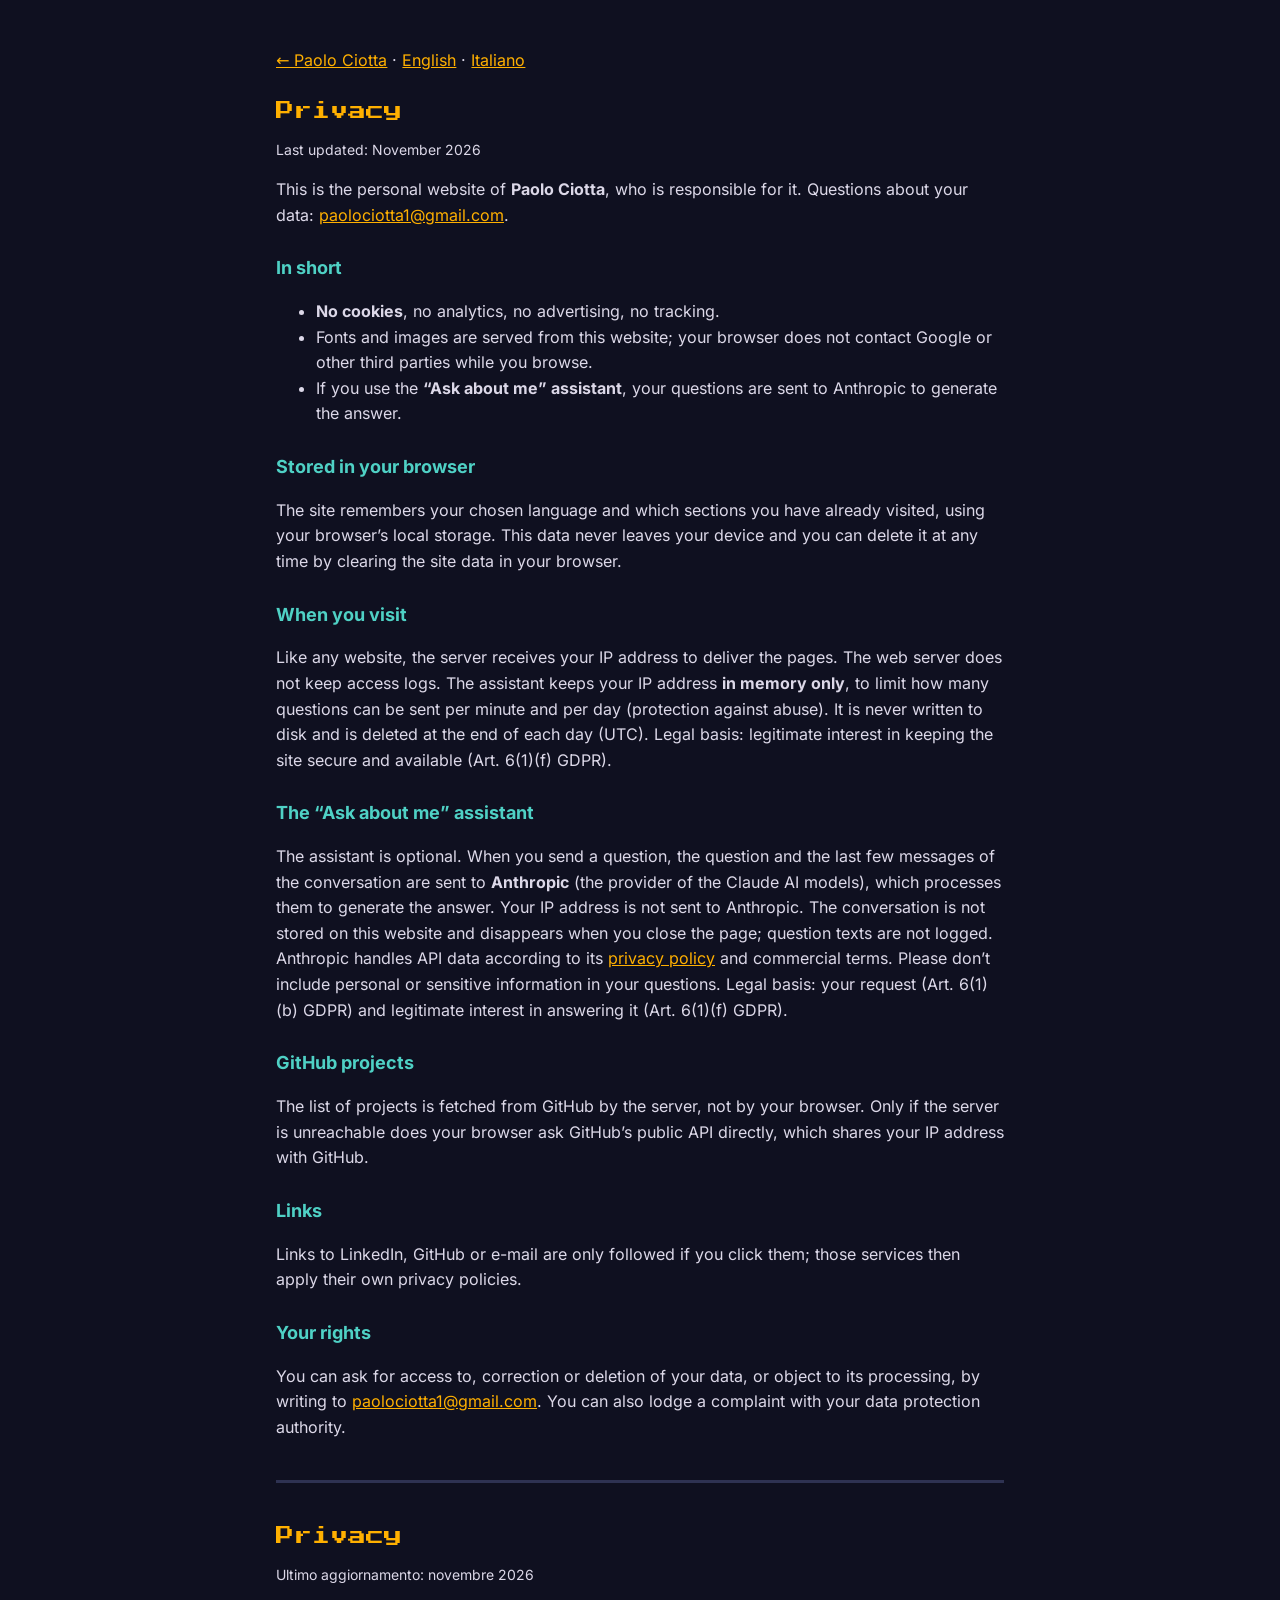
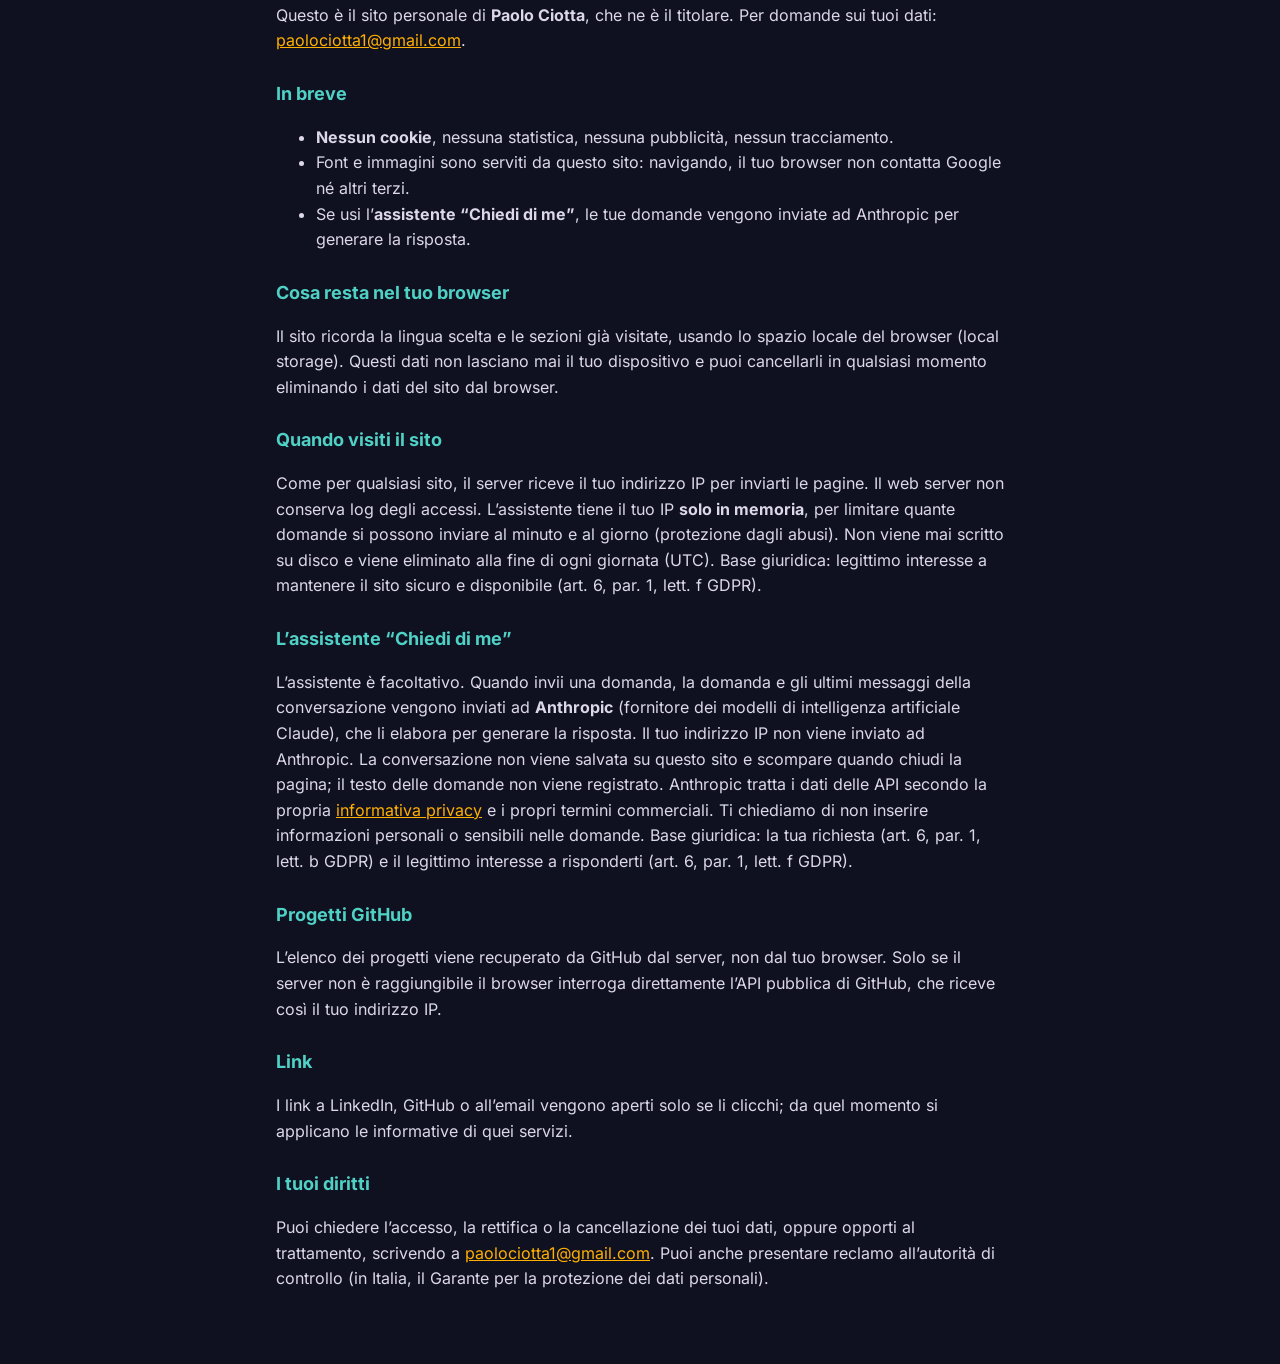
<file: privacy.html>
<!doctype html>
<html lang="en">
<head>
  <meta charset="utf-8">
  <meta name="viewport" content="width=device-width, initial-scale=1">
  <title>Privacy · Paolo Ciotta</title>
  <meta name="robots" content="noindex">
  <link rel="icon" href="data:image/svg+xml,<svg xmlns='http://www.w3.org/2000/svg' viewBox='0 0 100 100'><text y='.9em' font-size='90'>🏍️</text></svg>">
  <link rel="stylesheet" href="css/fonts.css">
  <link rel="stylesheet" href="css/style.css">
</head>
<body class="legal-page">
  <main class="legal">
    <p><a href="./">← Paolo Ciotta</a> · <a href="#en">English</a> · <a href="#it">Italiano</a></p>

    <section id="en" lang="en">
      <h1>Privacy</h1>
      <p class="meta">Last updated: November 2026</p>

      <p>This is the personal website of <strong>Paolo Ciotta</strong>, who is responsible for it.
        Questions about your data: <a href="mailto:paolociotta1@gmail.com">paolociotta1@gmail.com</a>.</p>

      <h2>In short</h2>
      <ul>
        <li><strong>No cookies</strong>, no analytics, no advertising, no tracking.</li>
        <li>Fonts and images are served from this website; your browser does not contact Google or other third parties while you browse.</li>
        <li>If you use the <strong>“Ask about me” assistant</strong>, your questions are sent to Anthropic to generate the answer.</li>
      </ul>

      <h2>Stored in your browser</h2>
      <p>The site remembers your chosen language and which sections you have already visited, using your browser’s local storage.
        This data never leaves your device and you can delete it at any time by clearing the site data in your browser.</p>

      <h2>When you visit</h2>
      <p>Like any website, the server receives your IP address to deliver the pages. The web server does not keep access logs.
        The assistant keeps your IP address <strong>in memory only</strong>, to limit how many questions can be sent per minute and per day
        (protection against abuse). It is never written to disk and is deleted at the end of each day (UTC).
        Legal basis: legitimate interest in keeping the site secure and available (Art. 6(1)(f) GDPR).</p>

      <h2>The “Ask about me” assistant</h2>
      <p>The assistant is optional. When you send a question, the question and the last few messages of the conversation are sent to
        <strong>Anthropic</strong> (the provider of the Claude AI models), which processes them to generate the answer.
        Your IP address is not sent to Anthropic. The conversation is not stored on this website and disappears when you close the page;
        question texts are not logged. Anthropic handles API data according to its
        <a href="https://www.anthropic.com/legal/privacy" target="_blank" rel="noopener">privacy policy</a> and commercial terms.
        Please don’t include personal or sensitive information in your questions.
        Legal basis: your request (Art. 6(1)(b) GDPR) and legitimate interest in answering it (Art. 6(1)(f) GDPR).</p>

      <h2>GitHub projects</h2>
      <p>The list of projects is fetched from GitHub by the server, not by your browser.
        Only if the server is unreachable does your browser ask GitHub’s public API directly, which shares your IP address with GitHub.</p>

      <h2>Links</h2>
      <p>Links to LinkedIn, GitHub or e-mail are only followed if you click them; those services then apply their own privacy policies.</p>

      <h2>Your rights</h2>
      <p>You can ask for access to, correction or deletion of your data, or object to its processing, by writing to
        <a href="mailto:paolociotta1@gmail.com">paolociotta1@gmail.com</a>. You can also lodge a complaint with your data protection authority.</p>
    </section>

    <hr>

    <section id="it" lang="it">
      <h1>Privacy</h1>
      <p class="meta">Ultimo aggiornamento: novembre 2026</p>

      <p>Questo è il sito personale di <strong>Paolo Ciotta</strong>, che ne è il titolare.
        Per domande sui tuoi dati: <a href="mailto:paolociotta1@gmail.com">paolociotta1@gmail.com</a>.</p>

      <h2>In breve</h2>
      <ul>
        <li><strong>Nessun cookie</strong>, nessuna statistica, nessuna pubblicità, nessun tracciamento.</li>
        <li>Font e immagini sono serviti da questo sito: navigando, il tuo browser non contatta Google né altri terzi.</li>
        <li>Se usi l’<strong>assistente “Chiedi di me”</strong>, le tue domande vengono inviate ad Anthropic per generare la risposta.</li>
      </ul>

      <h2>Cosa resta nel tuo browser</h2>
      <p>Il sito ricorda la lingua scelta e le sezioni già visitate, usando lo spazio locale del browser (local storage).
        Questi dati non lasciano mai il tuo dispositivo e puoi cancellarli in qualsiasi momento eliminando i dati del sito dal browser.</p>

      <h2>Quando visiti il sito</h2>
      <p>Come per qualsiasi sito, il server riceve il tuo indirizzo IP per inviarti le pagine. Il web server non conserva log degli accessi.
        L’assistente tiene il tuo IP <strong>solo in memoria</strong>, per limitare quante domande si possono inviare al minuto e al giorno
        (protezione dagli abusi). Non viene mai scritto su disco e viene eliminato alla fine di ogni giornata (UTC).
        Base giuridica: legittimo interesse a mantenere il sito sicuro e disponibile (art. 6, par. 1, lett. f GDPR).</p>

      <h2>L’assistente “Chiedi di me”</h2>
      <p>L’assistente è facoltativo. Quando invii una domanda, la domanda e gli ultimi messaggi della conversazione vengono inviati ad
        <strong>Anthropic</strong> (fornitore dei modelli di intelligenza artificiale Claude), che li elabora per generare la risposta.
        Il tuo indirizzo IP non viene inviato ad Anthropic. La conversazione non viene salvata su questo sito e scompare quando chiudi la pagina;
        il testo delle domande non viene registrato. Anthropic tratta i dati delle API secondo la propria
        <a href="https://www.anthropic.com/legal/privacy" target="_blank" rel="noopener">informativa privacy</a> e i propri termini commerciali.
        Ti chiediamo di non inserire informazioni personali o sensibili nelle domande.
        Base giuridica: la tua richiesta (art. 6, par. 1, lett. b GDPR) e il legittimo interesse a risponderti (art. 6, par. 1, lett. f GDPR).</p>

      <h2>Progetti GitHub</h2>
      <p>L’elenco dei progetti viene recuperato da GitHub dal server, non dal tuo browser.
        Solo se il server non è raggiungibile il browser interroga direttamente l’API pubblica di GitHub, che riceve così il tuo indirizzo IP.</p>

      <h2>Link</h2>
      <p>I link a LinkedIn, GitHub o all’email vengono aperti solo se li clicchi; da quel momento si applicano le informative di quei servizi.</p>

      <h2>I tuoi diritti</h2>
      <p>Puoi chiedere l’accesso, la rettifica o la cancellazione dei tuoi dati, oppure opporti al trattamento, scrivendo a
        <a href="mailto:paolociotta1@gmail.com">paolociotta1@gmail.com</a>. Puoi anche presentare reclamo all’autorità di controllo (in Italia, il Garante per la protezione dei dati personali).</p>
    </section>
  </main>
</body>
</html>
</file>
<file: css/fonts.css>
/* Self-hosted fonts (SIL Open Font License): no requests to Google, no visitor IPs shared. */

/* Inter, latin-ext */
@font-face {
  font-family: 'Inter';
  font-style: normal;
  font-weight: 400 700;
  font-display: swap;
  src: url('../assets/fonts/inter-latin-ext.woff2') format('woff2');
  unicode-range: U+0100-02BA, U+02BD-02C5, U+02C7-02CC, U+02CE-02D7, U+02DD-02FF, U+0304, U+0308, U+0329, U+1D00-1DBF, U+1E00-1E9F, U+1EF2-1EFF, U+2020, U+20A0-20AB, U+20AD-20C4, U+2113, U+2C60-2C7F, U+A720-A7FF;
}

/* Inter, latin */
@font-face {
  font-family: 'Inter';
  font-style: normal;
  font-weight: 400 700;
  font-display: swap;
  src: url('../assets/fonts/inter-latin.woff2') format('woff2');
  unicode-range: U+0000-00FF, U+0131, U+0152-0153, U+02BB-02BC, U+02C6, U+02DA, U+02DC, U+0304, U+0308, U+0329, U+2000-206F, U+20AC, U+2122, U+2191, U+2193, U+2212, U+2215, U+FEFF, U+FFFD;
}

/* Press Start 2P, latin-ext */
@font-face {
  font-family: 'Press Start 2P';
  font-style: normal;
  font-weight: 400;
  font-display: swap;
  src: url('../assets/fonts/press-start-2p-latin-ext.woff2') format('woff2');
  unicode-range: U+0100-02BA, U+02BD-02C5, U+02C7-02CC, U+02CE-02D7, U+02DD-02FF, U+0304, U+0308, U+0329, U+1D00-1DBF, U+1E00-1E9F, U+1EF2-1EFF, U+2020, U+20A0-20AB, U+20AD-20C4, U+2113, U+2C60-2C7F, U+A720-A7FF;
}

/* Press Start 2P, latin */
@font-face {
  font-family: 'Press Start 2P';
  font-style: normal;
  font-weight: 400;
  font-display: swap;
  src: url('../assets/fonts/press-start-2p-latin.woff2') format('woff2');
  unicode-range: U+0000-00FF, U+0131, U+0152-0153, U+02BB-02BC, U+02C6, U+02DA, U+02DC, U+0304, U+0308, U+0329, U+2000-206F, U+20AC, U+2122, U+2191, U+2193, U+2212, U+2215, U+FEFF, U+FFFD;
}
</file>
<file: css/style.css>
:root {
  --bg: #0f1020;
  --bg-2: #161829;
  --bg-3: #1f2238;
  --line: #2e3252;
  --ink: #f4efe1;
  --muted: #a9a6c0;
  --accent: #ffb000;
  --accent-ink: #1d1f33;
  --teal: #4fd1c5;
  --pink: #ff4fd8;
  --green: #3ddc84;
  --pixel: "Press Start 2P", ui-monospace, monospace;
  --sans: "Inter", system-ui, -apple-system, "Segoe UI", Roboto, sans-serif;
  --topbar: 60px;
  --shadow: 5px 5px 0 #000;
}

* { box-sizing: border-box; }
html, body { margin: 0; }
body {
  background: var(--bg);
  color: var(--ink);
  font: 16px/1.6 var(--sans);
  -webkit-font-smoothing: antialiased;
}
a { color: var(--accent); }
a:hover { color: #ffd166; }
:focus-visible { outline: 3px solid var(--teal); outline-offset: 2px; }
[hidden] { display: none !important; }

/* ------------------------------------------------------------ buttons */
.btn {
  display: inline-flex; align-items: center; gap: 8px;
  font: 10px/1 var(--pixel);
  padding: 11px 14px;
  color: var(--ink); background: var(--bg-3);
  border: 3px solid var(--ink);
  box-shadow: 3px 3px 0 #000;
  cursor: pointer; text-decoration: none; white-space: nowrap;
  transition: transform .08s, box-shadow .08s;
}
.btn:hover { transform: translate(-1px, -1px); box-shadow: 4px 4px 0 #000; color: var(--ink); }
.btn:active { transform: translate(2px, 2px); box-shadow: 1px 1px 0 #000; }
.btn > span[aria-hidden] { font: 14px/1 var(--sans); }
.btn-accent { background: var(--accent); color: var(--accent-ink); border-color: var(--accent-ink); }
.btn-accent:hover { color: var(--accent-ink); background: #ffc23d; }
.btn-ghost { background: transparent; }
.btn-big { font-size: 12px; padding: 16px 20px; }
.x {
  width: 36px; height: 36px; flex: none;
  font: 14px/1 var(--pixel); color: var(--ink);
  background: transparent; border: 3px solid var(--ink); cursor: pointer;
}
.x:hover { background: var(--accent); color: var(--accent-ink); }
kbd {
  font: 9px/1 var(--pixel); padding: 3px 5px; margin-left: 6px;
  border: 2px solid currentColor; border-radius: 2px;
}

/* ------------------------------------------------------------ top bar */
.topbar {
  position: fixed; inset: 0 0 auto 0; z-index: 30; height: var(--topbar);
  display: flex; align-items: center; justify-content: space-between; gap: 12px;
  padding: 0 16px;
  background: rgba(15, 16, 32, .94);
  border-bottom: 3px solid #000;
  backdrop-filter: blur(6px);
}
.brand { display: flex; align-items: center; gap: 10px; color: var(--ink); text-decoration: none; min-width: 0; }
.brand-mark {
  display: grid; place-items: center; width: 36px; height: 36px; flex: none;
  font: 11px/1 var(--pixel); background: var(--accent); color: var(--accent-ink);
  border: 3px solid var(--ink);
}
.brand-text { display: flex; flex-direction: column; line-height: 1.2; min-width: 0; }
.brand-text strong { font-size: 15px; }
.brand-text small { color: var(--muted); font-size: 12px; white-space: nowrap; overflow: hidden; text-overflow: ellipsis; }
.topbar-actions { display: flex; align-items: center; gap: 8px; }
.topbar .btn { padding: 9px 10px; font-size: 9px; }
.lang { display: flex; border: 3px solid var(--ink); }
.lang button {
  font: 9px/1 var(--pixel); padding: 9px 8px; border: 0; cursor: pointer;
  background: transparent; color: var(--muted);
}
.lang button[aria-pressed="true"] { background: var(--ink); color: var(--bg); }

.only-game, .only-classic { display: none; }
.mode-game .only-game, .mode-classic .only-classic { display: inline-flex; }

/* ------------------------------------------------------------ start screen */
.start { display: none; }
.mode-start .start {
  display: grid; place-items: center;
  min-height: 100vh; min-height: 100dvh;
  padding: calc(var(--topbar) + 24px) 16px 32px;
  background:
    radial-gradient(circle at 50% 35%, rgba(255, 176, 0, .12), transparent 55%),
    linear-gradient(rgba(255,255,255,.035) 1px, transparent 1px) 0 0 / 24px 24px,
    linear-gradient(90deg, rgba(255,255,255,.035) 1px, transparent 1px) 0 0 / 24px 24px,
    var(--bg);
}
.start-card {
  width: min(640px, 100%); text-align: center;
  padding: 32px 24px; background: var(--bg-2);
  border: 3px solid var(--ink); box-shadow: 8px 8px 0 #000;
}
.start-photo {
  width: 140px; height: 140px; object-fit: cover;
  border: 3px solid var(--ink); box-shadow: var(--shadow);
  image-rendering: auto;
}
.start-kicker { margin: 20px 0 6px; color: var(--muted); }
.start h1 { font: 28px/1.3 var(--pixel); margin: 0; color: var(--accent); text-shadow: 3px 3px 0 #000; }
.start-role { font: 11px/1.6 var(--pixel); margin: 14px 0 4px; }
.start-stack { color: var(--teal); font-weight: 600; margin: 0 0 16px; font-size: 14px; }
.start-pitch { max-width: 48ch; margin: 0 auto 24px; }
.start-buttons { display: flex; gap: 14px; justify-content: center; flex-wrap: wrap; }
.start-hint { color: var(--muted); font-size: 13px; margin: 18px 0 0; }

/* ------------------------------------------------------------ game */
.game { display: none; }
.mode-game { overflow: hidden; }
.mode-game .game { display: block; position: fixed; inset: var(--topbar) 0 0 0; }
#world {
  display: block; width: 100%; height: 100%;
  image-rendering: pixelated; image-rendering: crisp-edges;
  cursor: crosshair; touch-action: none; outline: none;
}
.hud {
  position: absolute; top: 12px; left: 12px; right: 230px;
  display: flex; flex-wrap: wrap; gap: 8px; align-items: center; pointer-events: none;
}
.hud > div {
  background: rgba(15, 16, 32, .85); border: 3px solid #000;
  padding: 7px 10px; font-size: 13px;
}
.hud-progress { font: 9px/1.4 var(--pixel); }
.hud-progress strong { color: var(--accent); }
.hud-hint { color: var(--muted); }
#minimap {
  position: absolute; right: 12px; bottom: 12px;
  width: 200px; height: 138px;
  border: 3px solid var(--ink); box-shadow: var(--shadow);
  background: #2f6b35; cursor: pointer; touch-action: none;
}
.prompt {
  position: absolute; left: 50%; bottom: 24px; transform: translateX(-50%);
  max-width: calc(100% - 250px);
  font: 15px/1.3 var(--sans); padding: 14px 20px;
  color: var(--accent-ink); background: var(--accent);
  border: 3px solid var(--accent-ink); box-shadow: var(--shadow);
  cursor: pointer; animation: bob 1.2s ease-in-out infinite;
}
.prompt b { font-weight: 700; }
@keyframes bob { 50% { transform: translate(-50%, -4px); } }
.toast {
  position: absolute; top: 64px; left: 50%; transform: translateX(-50%);
  width: max-content; max-width: calc(100% - 32px);
  padding: 12px 16px; background: var(--bg-2); border: 3px solid var(--green); box-shadow: var(--shadow);
}

/* ------------------------------------------------------------ overlays: menu + panel */
.menu, .panel-wrap {
  position: fixed; inset: 0; z-index: 40;
  display: grid; place-items: center; padding: calc(var(--topbar) + 12px) 16px 16px;
  background: rgba(5, 6, 15, .72);
}
.menu-card, .panel {
  width: min(760px, 100%); max-height: calc(100dvh - var(--topbar) - 28px);
  display: flex; flex-direction: column;
  background: var(--bg-2); border: 3px solid var(--ink); box-shadow: 8px 8px 0 #000;
  animation: pop .16s ease-out;
}
.menu-card { width: min(520px, 100%); }
/* grid items default to min-width:auto and would grow to fit wide content (diagrams): keep them inside the screen */
.menu-card, .panel, .panel-body, .case, .case-body { min-width: 0; }
@keyframes pop { from { transform: scale(.96); opacity: 0; } }
.menu-head, .panel-head {
  display: flex; align-items: center; gap: 12px;
  padding: 14px 16px; border-bottom: 3px solid var(--line);
}
.menu-head h2, .panel-head h2 { flex: 1; margin: 0; font: 13px/1.5 var(--pixel); color: var(--accent); }
.panel-icon { font-size: 26px; }
.panel-body { overflow-y: auto; padding: 20px 22px; overscroll-behavior: contain; }
.panel-foot {
  display: flex; justify-content: space-between; gap: 10px; flex-wrap: wrap;
  padding: 12px 16px; border-top: 3px solid var(--line);
}
#menu-list { list-style: none; margin: 0; padding: 10px; overflow-y: auto; }
#menu-list button {
  width: 100%; display: flex; align-items: center; gap: 12px; text-align: left;
  padding: 10px 12px; margin: 0 0 6px;
  color: var(--ink); background: var(--bg-3); border: 2px solid var(--line); cursor: pointer;
  font: 15px/1.3 var(--sans);
}
#menu-list button:hover { border-color: var(--accent); }
.mi-icon { font-size: 22px; }
.mi-text { flex: 1; display: flex; flex-direction: column; }
.mi-text small { font: 8px/1.6 var(--pixel); color: var(--muted); margin-top: 4px; }
.mi-state { font: 10px/1 var(--pixel); color: var(--accent); }

/* ------------------------------------------------------------ classic view */
.classic { display: none; }
.mode-classic .classic { display: block; padding: calc(var(--topbar) + 24px) 16px 40px; }
.classic-inner { max-width: 860px; margin: 0 auto; }
.classic-nav {
  display: flex; flex-wrap: wrap; gap: 8px; margin-bottom: 28px;
}
.classic-nav a {
  display: inline-flex; gap: 6px; align-items: center;
  padding: 6px 10px; font-size: 14px; color: var(--ink); text-decoration: none;
  background: var(--bg-2); border: 2px solid var(--line);
}
.classic-nav a:hover { border-color: var(--accent); }
.csec {
  scroll-margin-top: calc(var(--topbar) + 16px);
  margin: 0 0 28px; padding: 24px;
  background: var(--bg-2); border: 3px solid var(--ink); box-shadow: var(--shadow);
}
.csec > h2 { display: flex; gap: 12px; align-items: center; margin: 0 0 16px; font: 15px/1.5 var(--pixel); color: var(--accent); }
.csec-icon { font-size: 24px; }
.classic-foot { text-align: center; color: var(--muted); font-size: 13px; }

/* ------------------------------------------------------------ section content (panel + classic) */
.content p { margin: 0 0 14px; }
.content h3 { font-size: 17px; margin: 0 0 8px; }
.content h4 { font-size: 14px; margin: 14px 0 6px; color: var(--teal); font-weight: 600; }
.content ul { margin: 0 0 14px; padding-left: 20px; }
.content li { margin-bottom: 6px; }
.content li::marker { color: var(--accent); }
.content strong { color: #fff; }
.lead { font-size: 18px; line-height: 1.55; }
.meta, .note { color: var(--muted); font-size: 14px; }
.period { color: var(--muted); font-size: 13px; white-space: nowrap; }

.about-head { display: flex; gap: 18px; align-items: center; margin-bottom: 18px; }
.about-head img { width: 110px; height: 110px; object-fit: cover; flex: none; border: 3px solid var(--ink); box-shadow: 4px 4px 0 #000; }
.about-head .lead { margin-bottom: 8px; }

.stats { display: grid; grid-template-columns: repeat(4, 1fr); gap: 10px; margin: 0 0 18px; }
.stat { padding: 12px; background: var(--bg-3); border: 2px solid var(--line); }
.stat b { display: block; font: 15px/1.4 var(--pixel); color: var(--accent); margin-bottom: 6px; }
.stat span { font-size: 13px; color: var(--muted); line-height: 1.35; display: block; }

.tags { display: flex; flex-wrap: wrap; gap: 6px; margin: 4px 0 14px; }
.tags span {
  font-size: 12.5px; padding: 3px 8px; line-height: 1.5;
  background: rgba(79, 209, 197, .1); color: var(--teal); border: 1px solid rgba(79, 209, 197, .4);
}

.job, .card {
  padding: 16px 18px; margin: 0 0 16px;
  background: var(--bg-3); border: 2px solid var(--line);
}
.job-head, .card-head { display: flex; flex-wrap: wrap; align-items: baseline; justify-content: space-between; gap: 4px 12px; margin-bottom: 6px; }
.job-head h3, .card-head h3 { margin: 0; }

.skill-groups { display: grid; grid-template-columns: repeat(2, 1fr); gap: 12px; }
.skill-group { padding: 12px 14px; background: var(--bg-3); border: 2px solid var(--line); }
.skill-group h3 { font: 9px/1.6 var(--pixel); color: var(--accent); margin: 0 0 8px; text-transform: uppercase; }
.skill-group .tags { margin: 0; }

.cert-grid, .contact-grid { display: grid; grid-template-columns: repeat(2, 1fr); gap: 10px; }
.cert, .contact {
  display: flex; gap: 12px; align-items: center;
  padding: 12px 14px; background: var(--bg-3); border: 2px solid var(--line);
}
.cert span, .contact span { font-size: 24px; }
.cert b, .contact b { display: block; line-height: 1.35; }
.cert small, .contact small { color: var(--muted); font-size: 13px; word-break: break-all; }
.contact { color: var(--ink); text-decoration: none; transition: border-color .1s, transform .1s; }
.contact:hover { color: var(--ink); border-color: var(--accent); transform: translate(-1px, -1px); }
.contact.cv { background: var(--accent); color: var(--accent-ink); border-color: var(--accent-ink); }
.contact.cv small { color: var(--accent-ink); }

.statbars { margin: 0 0 16px; padding: 14px; background: var(--bg-3); border: 2px solid var(--line); }
.statbar { display: grid; grid-template-columns: 110px 1fr 100px; gap: 10px; align-items: center; margin: 6px 0; font-size: 14px; }
.statbar b { font: 9px/1 var(--pixel); color: var(--accent); text-align: right; }
.bar { height: 12px; background: #0b0c18; border: 2px solid var(--line); }
.bar i { display: block; height: 100%; background: repeating-linear-gradient(90deg, var(--accent) 0 6px, #e29a00 6px 8px); }

.callout { padding: 12px 14px; margin: 0 0 14px; border-left: 4px solid var(--accent); background: rgba(255, 176, 0, .08); }

.carts { display: grid; grid-template-columns: repeat(3, 1fr); gap: 12px; margin-bottom: 14px; }
.cart { padding: 14px; border: 3px solid #000; box-shadow: 4px 4px 0 #000; color: #fff; }
.cart b { display: block; font: 11px/1.4 var(--pixel); margin-bottom: 10px; }
.cart p { margin: 0; font-size: 14px; }
.cart.c1 { background: linear-gradient(160deg, #6b2fa3, #3d1a63); }
.cart.c2 { background: linear-gradient(160deg, #1f7a5a, #0f4433); }
.cart.c3 { background: linear-gradient(160deg, #a6402b, #5c2116); }

.quests { display: grid; gap: 10px; }
.quest { display: flex; gap: 14px; padding: 12px 14px; background: var(--bg-3); border: 2px solid var(--line); }
.quest > span { font-size: 24px; }
.quest h3 { font-size: 16px; margin: 0 0 4px; }
.quest p { margin: 0; color: #dcd8e8; font-size: 15px; }

.gh-projects .card-head span { font-size: 14px; white-space: nowrap; }
.gh-sync { margin-top: -4px; }
.content h3.sub { font: 11px/1.6 var(--pixel); color: var(--accent); margin: 24px 0 12px; }
.passion { padding: 14px 16px; margin: 0 0 12px; background: var(--bg-3); border: 2px solid var(--line); }
.passion h3 { margin: 0 0 6px; }
.passion p:last-child, .passion .statbars:last-child { margin-bottom: 0; }
.passion .statbars { padding: 10px 0 0; border: 0; background: none; }

/* case studies */
.case { margin: 0 0 12px; background: var(--bg-3); border: 2px solid var(--line); }
.case[open] { border-color: var(--accent); }
.case { scroll-margin-top: 12px; }
.mode-classic .case { scroll-margin-top: calc(var(--topbar) + 12px); }
.case.flash { animation: flash 1.6s ease-out; }
@keyframes flash { 0%, 40% { box-shadow: 0 0 0 4px var(--teal); } 100% { box-shadow: 0 0 0 0 transparent; } }
.case summary {
  display: flex; align-items: center; gap: 12px; padding: 14px 16px;
  cursor: pointer; list-style: none;
}
.case summary::-webkit-details-marker { display: none; }
.case-icon { font-size: 24px; }
.case-title { flex: 1; display: flex; flex-direction: column; gap: 4px; }
.case-title b { font-size: 16px; line-height: 1.35; }
.case-title small { color: var(--green); font-size: 13.5px; }
.case-chev { font: 12px/1 var(--pixel); color: var(--accent); transition: transform .15s; }
.case[open] .case-chev { transform: rotate(90deg); }
.case-body { padding: 0 16px 6px; }
.case-body h4 { margin-top: 16px; }

/* diagrams */
.diagram { margin: 4px 0 8px; padding: 12px; background: #0b0c18; border: 2px solid var(--line); overflow-x: auto; }
.diagram svg { display: block; width: 100%; min-width: 440px; height: auto; }
.d-box rect { fill: var(--bg-2); stroke: var(--ink); stroke-width: 2; }
.d-box.hl rect { fill: rgba(255, 176, 0, .14); stroke: var(--accent); }
.d-box.ok rect { fill: rgba(61, 220, 132, .12); stroke: var(--green); }
.d-box.bad rect { fill: rgba(255, 93, 115, .12); stroke: #ff5d73; }
.d-box text { fill: var(--ink); font: 600 12.5px var(--sans); text-anchor: middle; dominant-baseline: middle; }
.d-arrow line { stroke: var(--muted); stroke-width: 2; }
.d-arrow.bad line { stroke: #ff5d73; }
.d-arrow.ok line { stroke: var(--green); }
.d-arrow.dash line { stroke-dasharray: 5 4; }
.d-arrow text { fill: var(--muted); font: 11.5px var(--sans); text-anchor: middle; }
.d-head { fill: var(--muted); }
.d-head.bad { fill: #ff5d73; }
.d-head.ok { fill: var(--green); }
.d-note { fill: var(--muted); font: 12px var(--sans); text-anchor: middle; }
.d-note.ok { fill: var(--green); }
.d-note.bad { fill: #ff5d73; }
text.d-note[x="10"] { text-anchor: start; font: 9px var(--pixel); }
.diagram-hint { display: none; margin: -2px 0 8px; color: var(--muted); font-size: 12.5px; text-align: right; }
html[lang="en"] .diagram-hint [lang="it"], html[lang="it"] .diagram-hint [lang="en"] { display: none; }

/* ------------------------------------------------------------ "Ask about me" assistant */
.ask-fab {
  position: fixed; right: 16px; bottom: 16px; z-index: 35;
  display: inline-flex; align-items: center; gap: 8px;
  font: 15px/1 var(--sans); font-weight: 600; padding: 13px 16px;
  color: var(--accent-ink); background: var(--teal);
  border: 3px solid var(--accent-ink); box-shadow: var(--shadow); cursor: pointer;
}
.ask-fab:hover { transform: translate(-1px, -1px); }
.mode-game .ask-fab { top: calc(var(--topbar) + 12px); bottom: auto; right: 12px; }
.ask-open .ask-fab { display: none; }

.ask {
  position: fixed; z-index: 45; top: var(--topbar); right: 0; bottom: 0;
  width: min(420px, 100%);
  display: flex; flex-direction: column;
  background: var(--bg-2); border-left: 3px solid var(--ink); box-shadow: -6px 0 0 #000;
  animation: slidein .18s ease-out;
}
@keyframes slidein { from { transform: translateX(30px); opacity: 0; } }
.ask-head { display: flex; gap: 12px; align-items: flex-start; padding: 14px 16px; border-bottom: 3px solid var(--line); }
.ask-head div { flex: 1; }
.ask-head h2 { margin: 0 0 4px; font: 12px/1.5 var(--pixel); color: var(--teal); }
.ask-head p { margin: 0; color: var(--muted); font-size: 13px; }
.ask-log { flex: 1; overflow-y: auto; padding: 14px 16px; display: flex; flex-direction: column; gap: 10px; overscroll-behavior: contain; }
.msg { max-width: 92%; padding: 10px 12px; font-size: 15px; line-height: 1.5; border: 2px solid var(--line); }
.msg p { margin: 0 0 6px; }
.msg p:last-child { margin-bottom: 0; }
.msg ul { margin: 4px 0 6px; padding-left: 18px; }
.msg strong { color: #fff; }
.msg-assistant { align-self: flex-start; background: var(--bg-3); }
.msg-user { align-self: flex-end; background: rgba(79, 209, 197, .14); border-color: rgba(79, 209, 197, .5); }
.msg.typing { color: var(--muted); animation: blink 1s steps(2) infinite; }
@keyframes blink { 50% { opacity: .5; } }
.msg-go { margin-top: 8px; font-size: 9px; padding: 8px 10px; }
.ask-suggest { display: flex; flex-wrap: wrap; gap: 6px; padding: 0 16px 10px; }
.ask-suggest button {
  font: 13px/1.3 var(--sans); padding: 6px 10px; cursor: pointer; text-align: left;
  color: var(--ink); background: transparent; border: 2px dashed var(--line);
}
.ask-suggest button:hover { border-color: var(--teal); color: var(--teal); }
.ask-form { display: flex; gap: 8px; padding: 12px 16px; border-top: 3px solid var(--line); }
.ask-form input {
  flex: 1; min-width: 0; font: 15px var(--sans); padding: 10px 12px;
  color: var(--ink); background: #0b0c18; border: 2px solid var(--line);
}
.ask-form input:focus { outline: none; border-color: var(--teal); }
.ask-form.busy button { opacity: .5; pointer-events: none; }
.ask-note { margin: 0; padding: 0 16px 12px; color: var(--muted); font-size: 12px; }

/* ------------------------------------------------------------ privacy page + links */
.legal-page { background: var(--bg); }
.legal { max-width: 760px; margin: 0 auto; padding: 32px 16px 56px; }
.legal h1 { font: 18px/1.5 var(--pixel); color: var(--accent); margin: 24px 0 4px; }
.legal h2 { font-size: 18px; margin: 26px 0 8px; color: var(--teal); }
.legal p, .legal li { color: #dcd8e8; }
.legal hr { border: 0; border-top: 3px solid var(--line); margin: 40px 0; }
.privacy-link { color: var(--muted); font-size: 13px; }
.start-card .privacy-link { display: inline-block; margin-top: 12px; }

/* ------------------------------------------------------------ small screens */
@media (max-width: 760px) {
  :root { --topbar: 56px; }
  .topbar { padding: 0 10px; gap: 8px; }
  .brand-text small { display: none; }
  .brand-text strong { font-size: 13px; }
  .topbar .btn .lbl { display: none; }
  .topbar .btn { padding: 9px; font-size: 12px; }
  .hud { right: 12px; }
  .hud-hint { display: none; }
  #minimap { width: 130px; height: 90px; right: 10px; bottom: 10px; }
  .prompt { left: 10px; right: 150px; transform: none; max-width: none; bottom: 14px; font-size: 14px; padding: 12px 14px; animation: none; }
  .start h1 { font-size: 20px; }
  .start-card { padding: 24px 16px; }
  .stats { grid-template-columns: repeat(2, 1fr); }
  .skill-groups, .cert-grid, .contact-grid, .carts { grid-template-columns: 1fr; }
  .statbar { grid-template-columns: 80px 1fr 80px; font-size: 13px; }
  .about-head { flex-direction: column; align-items: flex-start; }
  .panel-body { padding: 16px; }
  .csec { padding: 18px 12px; }
  .case summary { padding: 12px 10px; }
  .case-body { padding: 0 10px 4px; }
  .diagram { padding: 6px; margin-left: -4px; margin-right: -4px; }
  .diagram svg { min-width: 400px; }
  .diagram-hint { display: block; }
  .ask { border-left: 0; box-shadow: none; }
  .ask-fab { padding: 11px 13px; font-size: 14px; }
  .mode-game .ask-fab { top: calc(var(--topbar) + 56px); }
  .menu, .panel-wrap { padding: calc(var(--topbar) + 8px) 8px 8px; }
}
@media (max-width: 380px) {
  .brand-text { display: none; }
}
@media (prefers-reduced-motion: reduce) {
  *, *::before, *::after { animation: none !important; transition: none !important; scroll-behavior: auto !important; }
}
</file>
